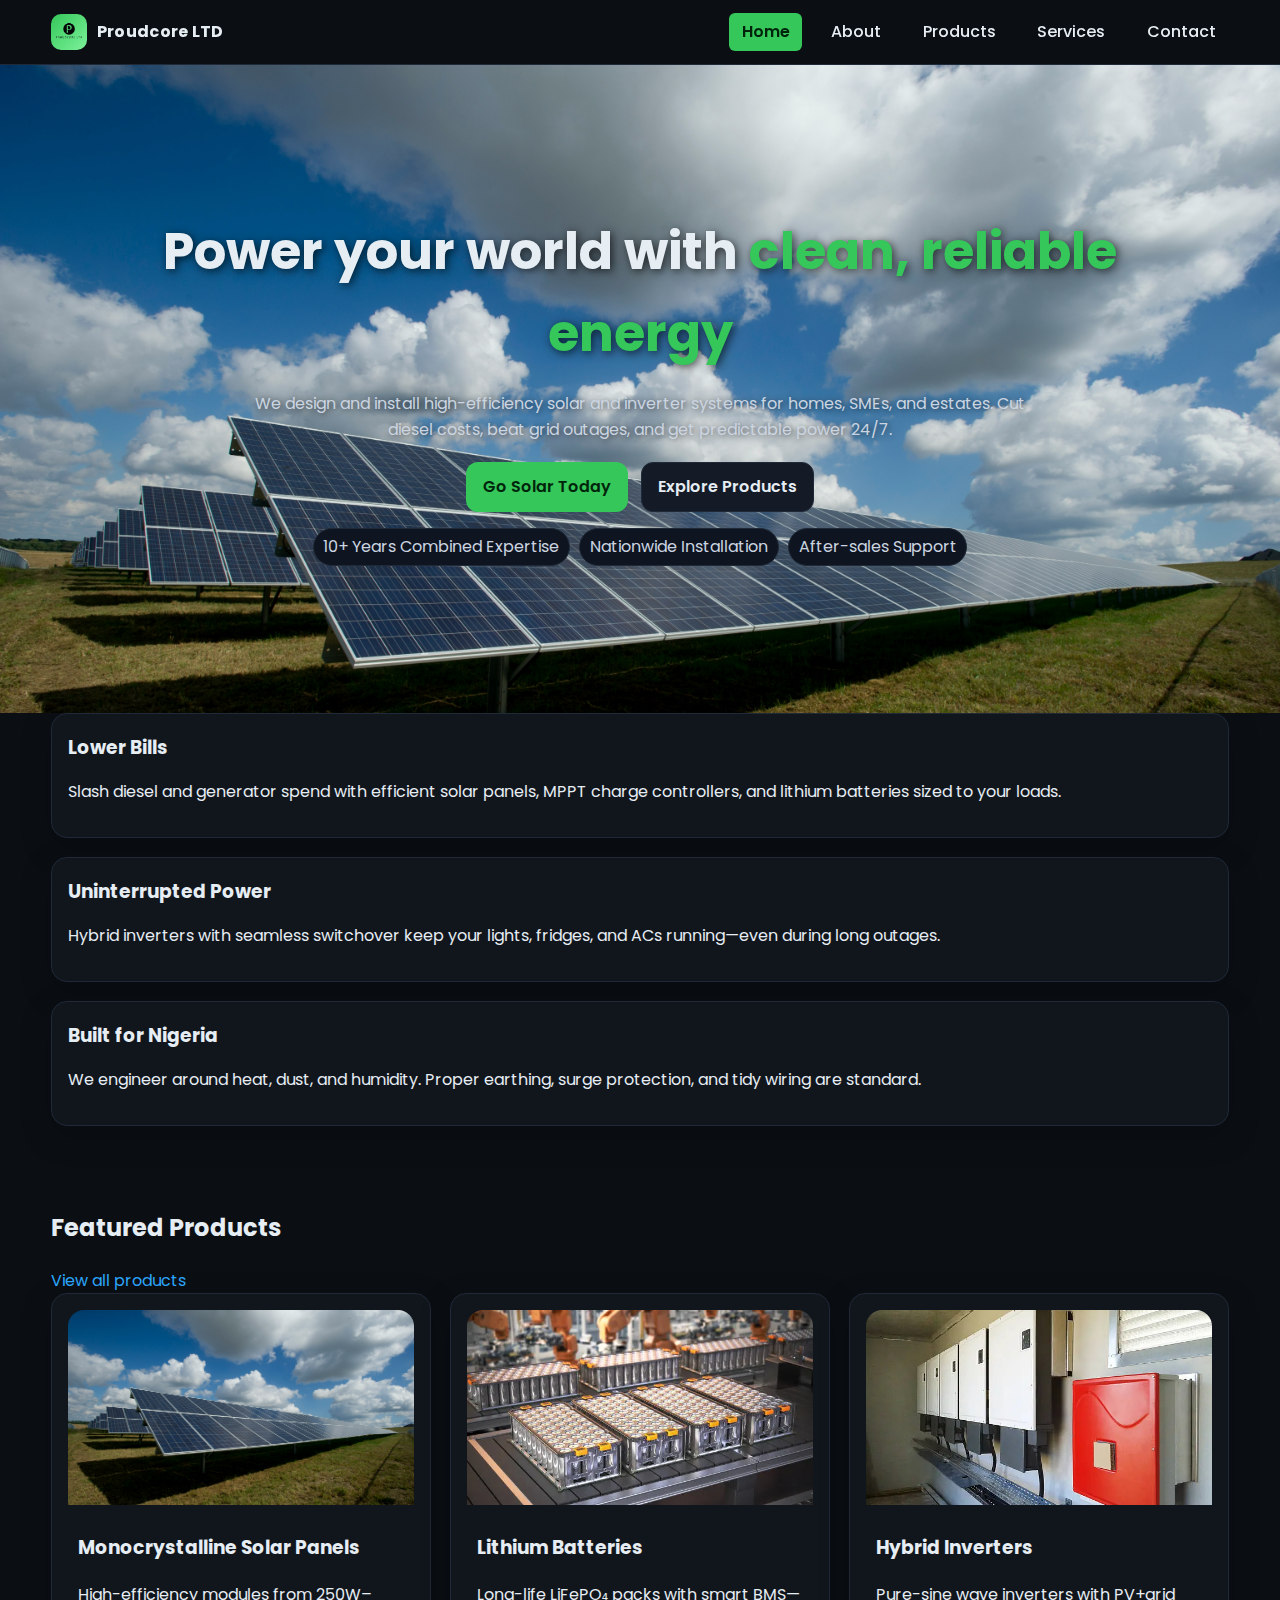
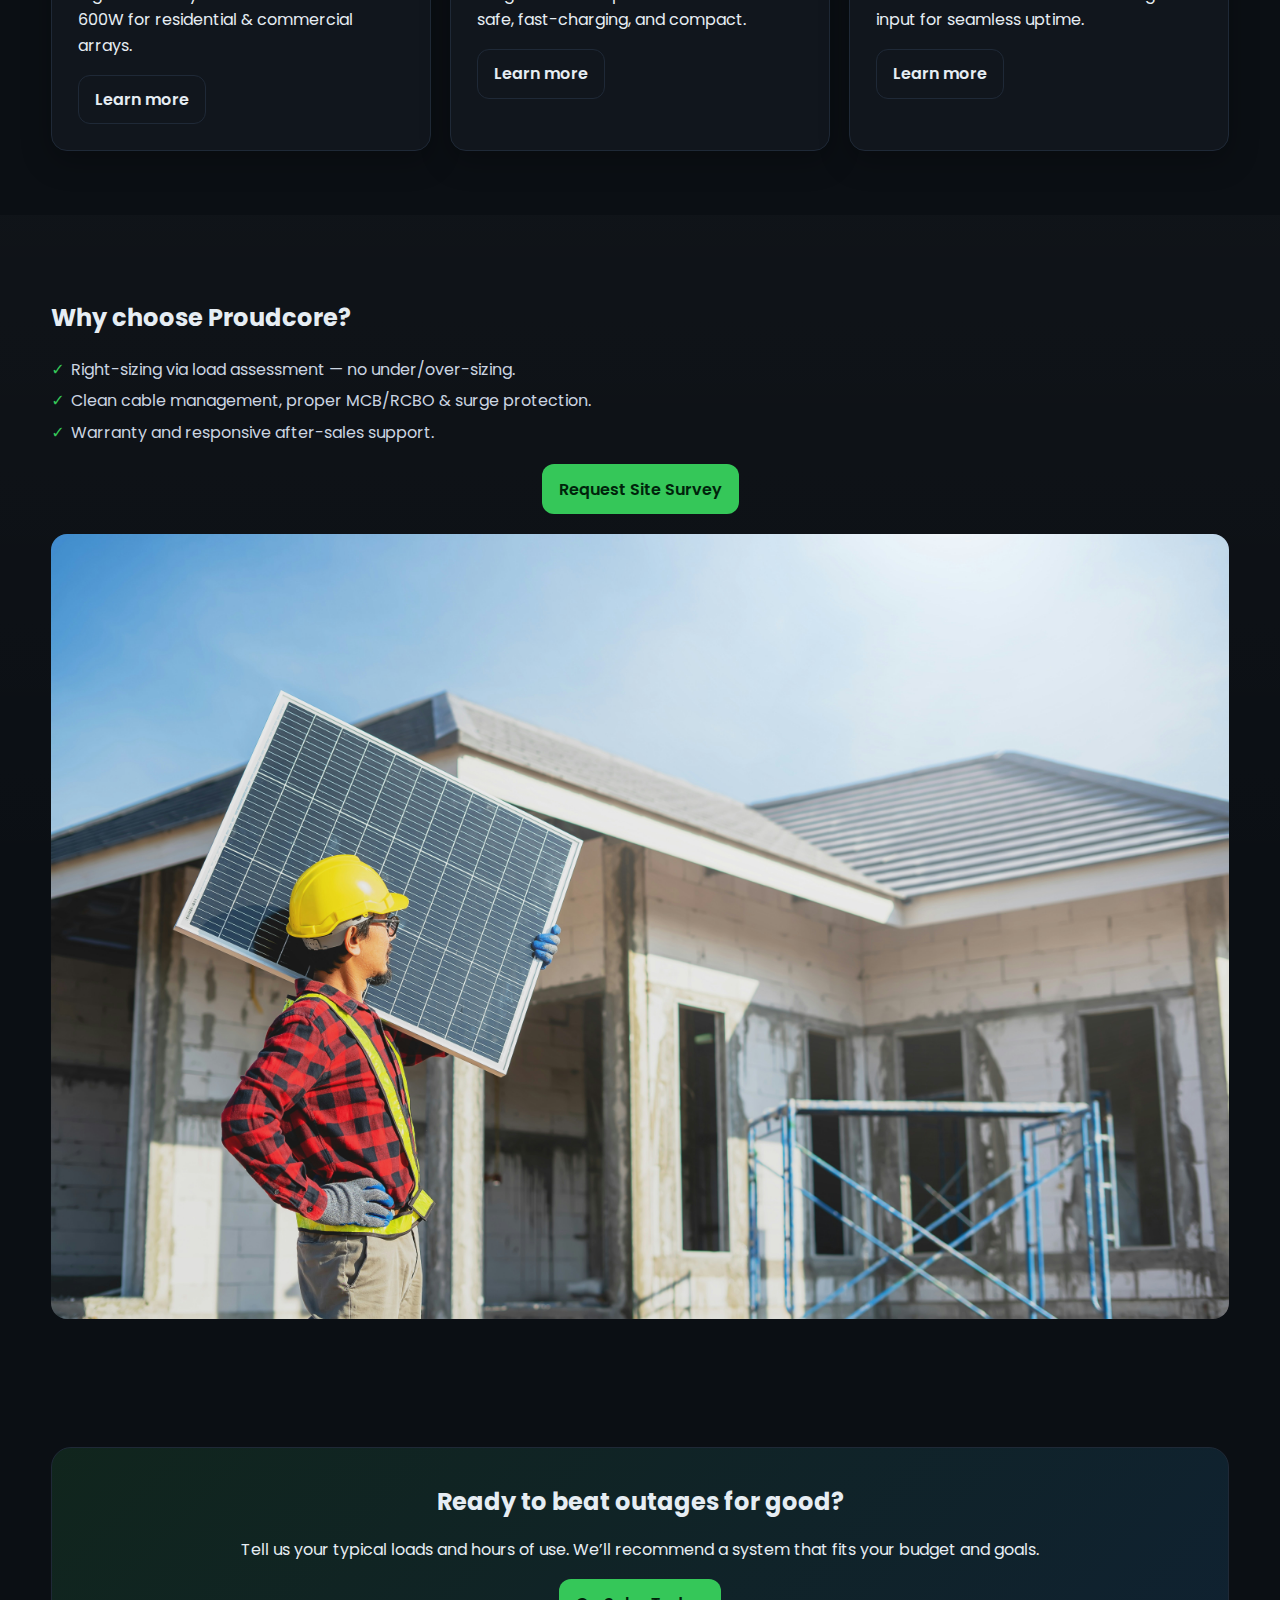
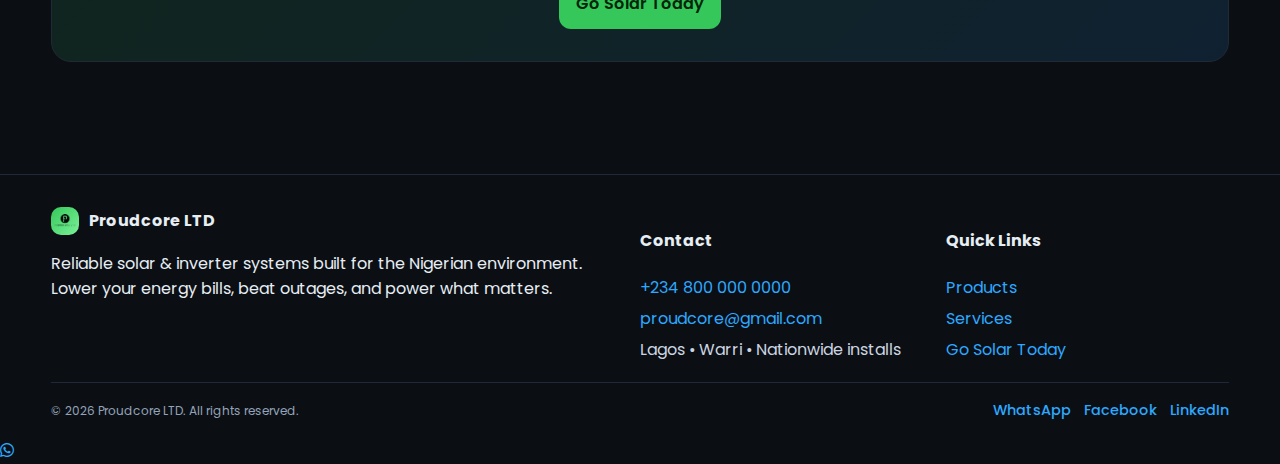
<file: index.html>
<!DOCTYPE html>
<html lang="en">
<head>
  <meta charset="utf-8" />
  <meta name="viewport" content="width=device-width, initial-scale=1" />
  
<link href="https://fonts.googleapis.com/css2?family=Poppins:wght@400;500;600;700&display=swap" rel="stylesheet">
<link rel="stylesheet" href="https://cdnjs.cloudflare.com/ajax/libs/font-awesome/6.5.0/css/all.min.css">

  <title>Home | Proudcore LTD</title>
  <meta name="description" content="Proudcore LTD — Solar & inverter solutions: design, installation, maintenance, and energy audits for homes and businesses." />
  <link rel="preconnect" href="https://images.unsplash.com" />
  <link rel="stylesheet" href="assets/css/style.css" />
</head>
<body>
  <header class="pc-header">
    <div class="pc-container pc-nav">
      <a class="pc-logo" href="index.html">
        <span class="pc-logo-mark"><img src="assets/imgs/logo/proudcoreLogo2.png" alt="logo"></span>
        <span class="pc-logo-text">Proudcore LTD</span>
      </a>
      <button class="pc-nav-toggle" aria-expanded="false" aria-controls="pc-menu" aria-label="Toggle navigation">
  ☰
</button>

      <nav id="pc-menu" class="pc-menu" aria-label="Primary">
        <a href="index.html">Home</a>
        <a href="about.html">About</a>
        <a href="products.html">Products</a>
        <a href="services.html">Services</a>
        <a class="pc-cta" href="contact.html">Contact</a>
      </nav>
    </div>
  </header>

  <main>
    <section class="pc-hero"  >
      <div class="pc-container pc-hero-inner">
        <h1>Power your world with <span class="pc-accent">clean, reliable energy</span></h1>
        <p>We design and install high-efficiency solar and inverter systems for homes, SMEs, and estates. Cut diesel costs, beat grid outages, and get predictable power 24/7.</p>
        <div class="pc-actions">
          <a class="pc-btn pc-btn--primary" href="contact.html">Go Solar Today</a>
          <a class="pc-btn" href="products.html">Explore Products</a>
        </div>
        <div class="pc-badges">
          <span>10+ Years Combined Expertise</span>
          <span>Nationwide Installation</span>
          <span>After-sales Support</span>
        </div>
      </div>
    </section>

    <section class="pc-container pc-grid pc-features">
      <div class="pc-card">
        <h3>Lower Bills</h3>
        <p>Slash diesel and generator spend with efficient solar panels, MPPT charge controllers, and lithium batteries sized to your loads.</p>
      </div>
      <div class="pc-card">
        <h3>Uninterrupted Power</h3>
        <p>Hybrid inverters with seamless switchover keep your lights, fridges, and ACs running—even during long outages.</p>
      </div>
      <div class="pc-card">
        <h3>Built for Nigeria</h3>
        <p>We engineer around heat, dust, and humidity. Proper earthing, surge protection, and tidy wiring are standard.</p>
      </div>
    </section>

    <section class="pc-section">
      <div class="pc-container">
        <header class="pc-section-head">
          <h2>Featured Products</h2>
          <a class="pc-link" href="products.html">View all products</a>
        </header>
        <div class="pc-grid pc-cards-3">
          <article class="pc-card pc-card--product">
            <img src="assets/imgs/solar1.jpg" alt="Monocrystalline solar panels on roof">
            <div class="pc-card-body">
              <h3>Monocrystalline Solar Panels</h3>
              <p>High-efficiency modules from 250W–600W for residential & commercial arrays.</p>
              <a class="pc-btn pc-btn--ghost" href="products.html">Learn more</a>
            </div>
          </article>
          <article class="pc-card pc-card--product">
            <img src="assets/imgs/lithium-battery.webp" alt="Rack of lithium batteries">
            <div class="pc-card-body">
              <h3>Lithium Batteries</h3>
              <p>Long-life LiFePO₄ packs with smart BMS—safe, fast-charging, and compact.</p>
              <a class="pc-btn pc-btn--ghost" href="products.html">Learn more</a>
            </div>
          </article>
          <article class="pc-card pc-card--product">
            <img src="assets/imgs/inverter1.webp" alt="Hybrid inverter mounted on wall">
            <div class="pc-card-body">
              <h3>Hybrid Inverters</h3>
              <p>Pure-sine wave inverters with PV+grid input for seamless uptime.</p>
              <a class="pc-btn pc-btn--ghost" href="products.html">Learn more</a>
            </div>
          </article>
        </div>
      </div>
    </section>

    <section class="pc-section pc-section--alt">
      <div class="pc-container pc-grid pc-why">
        <div>
          <h2>Why choose Proudcore?</h2>
          <ul class="pc-list pc-list--check">
            <li>Right-sizing via load assessment — no under/over-sizing.</li>
            <li>Clean cable management, proper MCB/RCBO & surge protection.</li>
            <li>Warranty and responsive after-sales support.</li>
          </ul>
          <div class="pc-actions pc-mt-2">
            <a class="pc-btn pc-btn--primary" href="contact.html">Request Site Survey</a>
          </div>
        </div>
        <img class="pc-img-cover" src="assets/imgs/solar4.jpg" alt="Technician working on electrical panel">
      </div>
    </section>

    <section class="pc-section">
      <div class="pc-container pc-cta-wide">
        <h2>Ready to beat outages for good?</h2>
        <p>Tell us your typical loads and hours of use. We’ll recommend a system that fits your budget and goals.</p>
        <a class="pc-btn pc-btn--primary" href="contact.html">Go Solar Today</a>
      </div>
    </section>
  </main>

  <footer class="pc-footer">
    <div class="pc-container pc-footer-grid">
      <div>
        <div class="pc-logo pc-logo--footer"><span class="pc-logo-mark"><img src="assets/imgs/logo/proudcoreLogo2.png" alt="logo"></span><span class="pc-logo-text">Proudcore LTD</span></div>
        <p class="pc-mt-2">Reliable solar & inverter systems built for the Nigerian environment. Lower your energy bills, beat outages, and power what matters.</p>
      </div>
      <div>
        <h4>Contact</h4>
        <ul class="pc-list">
          <li><a href="tel:+2348000000000">+234 800 000 0000</a></li>
          <li><a href="mailto:hello@proudcore.com">proudcore@gmail.com</a></li>
          <li>Lagos • Warri • Nationwide installs</li>
        </ul>
      </div>
      <div>
        <h4>Quick Links</h4>
        <ul class="pc-list">
          <li><a href="products.html">Products</a></li>
          <li><a href="services.html">Services</a></li>
          <li><a href="contact.html">Go Solar Today</a></li>
        </ul>
      </div>
    </div>
    <div class="pc-container pc-footer-bottom">
      <small>&copy; <span id="year"></span> Proudcore LTD. All rights reserved.</small>
      <div class="pc-socials">
        <a href="https://wa.me/2348000000000" target="_blank" rel="noopener">WhatsApp</a>
        <a href="#" target="_blank" rel="noopener">Facebook</a>
        <a href="#" target="_blank" rel="noopener">LinkedIn</a>
      </div>
    </div>




    <!-- WhatsApp Floating Widget -->
<a href="https://wa.me/2348103061832" 
   class="whatsapp-float" 
   target="_blank" 
   aria-label="Chat on WhatsApp">
  <i class="fab fa-whatsapp"></i>
</a>

  </footer>

  <script src="assets/js/main.js"></script>
</body>
</html>
</file>
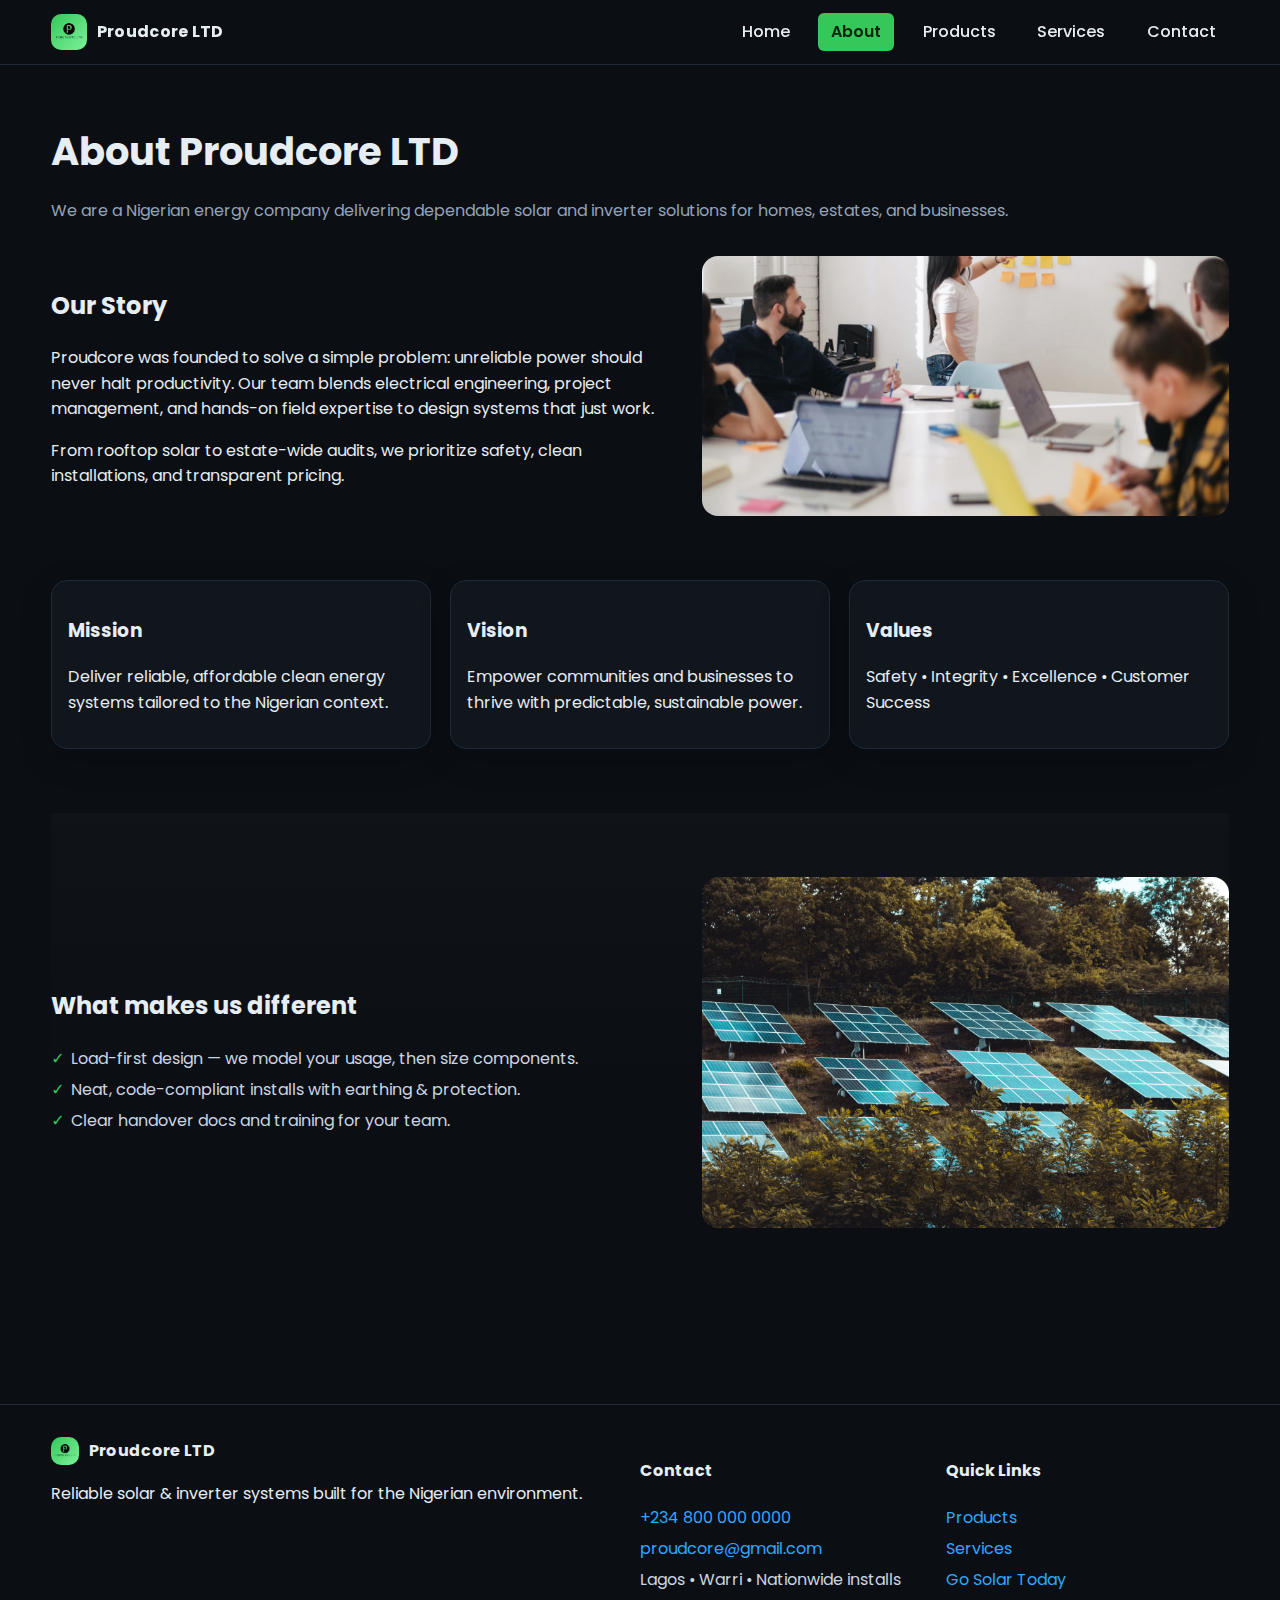
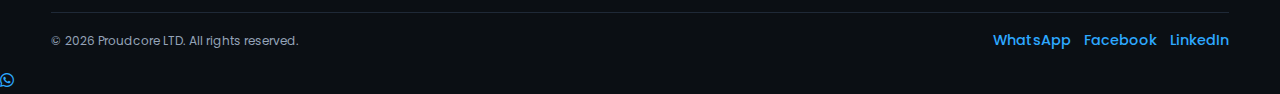
<file: about.html>
<!DOCTYPE html>
<html lang="en">
<head>
  <meta charset="utf-8" />
  <meta name="viewport" content="width=device-width, initial-scale=1" />
  
<link href="https://fonts.googleapis.com/css2?family=Poppins:wght@400;500;600;700&display=swap" rel="stylesheet">
<link rel="stylesheet" href="https://cdnjs.cloudflare.com/ajax/libs/font-awesome/6.5.0/css/all.min.css">

  <title>About | Proudcore LTD</title>
  <meta name="description" content="About Proudcore LTD — dependable solar and inverter solutions for homes, estates, and businesses." />
  <link rel="preconnect" href="https://images.unsplash.com" />
  <link rel="stylesheet" href="assets/css/style.css" />
</head>
<body>
  <header class="pc-header">
    <div class="pc-container pc-nav">
      <a class="pc-logo" href="index.html"> <span class="pc-logo-mark"><img src="assets/imgs/logo/proudcoreLogo2.png" alt="logo"></span><span class="pc-logo-text">Proudcore LTD</span></a>
     <button class="pc-nav-toggle" aria-expanded="false" aria-controls="pc-menu" aria-label="Toggle navigation">
  ☰
</button>
      <nav id="pc-menu" class="pc-menu" aria-label="Primary">
        <a href="index.html">Home</a>
        <a href="about.html">About</a>
        <a href="products.html">Products</a>
        <a href="services.html">Services</a>
        <a class="pc-cta" href="contact.html">Contact</a>
      </nav>
    </div>
  </header>

  <main class="pc-container pc-page">
    <header class="pc-page-head">
      <h1>About Proudcore LTD</h1>
      <p>We are a Nigerian energy company delivering dependable solar and inverter solutions for homes, estates, and businesses.</p>
    </header>

    <section class="pc-grid pc-2col">
      <div>
        <h2>Our Story</h2>
        <p>Proudcore was founded to solve a simple problem: unreliable power should never halt productivity. Our team blends electrical engineering, project management, and hands-on field expertise to design systems that just work.</p>
        <p>From rooftop solar to estate-wide audits, we prioritize safety, clean installations, and transparent pricing.</p>
      </div>
      <img class="pc-img-cover" src="assets/imgs/banner2.jpg" alt="Team reviewing solar project plans">
    </section>

    <section class="pc-section">
      <div class="pc-grid pc-cards-3">
        <div class="pc-card">
          <h3>Mission</h3>
          <p>Deliver reliable, affordable clean energy systems tailored to the Nigerian context.</p>
        </div>
        <div class="pc-card">
          <h3>Vision</h3>
          <p>Empower communities and businesses to thrive with predictable, sustainable power.</p>
        </div>
        <div class="pc-card">
          <h3>Values</h3>
          <p>Safety • Integrity • Excellence • Customer Success</p>
        </div>
      </div>
    </section>

    <section class="pc-section pc-section--alt">
      <div class="pc-grid pc-2col">
        <div>
          <h2>What makes us different</h2>
          <ul class="pc-list pc-list--check">
            <li>Load-first design — we model your usage, then size components.</li>
            <li>Neat, code-compliant installs with earthing & protection.</li>
            <li>Clear handover docs and training for your team.</li>
          </ul>
        </div>
        <img class="pc-img-cover" src="assets/imgs/solar5.jpg" alt="Solar panels at sunset">
      </div>
    </section>
  </main>

  <footer class="pc-footer">
    <div class="pc-container pc-footer-grid">
      <div>
        <div class="pc-logo pc-logo--footer"> <span class="pc-logo-mark"><img src="assets/imgs/logo/proudcoreLogo2.png" alt="logo"></span><span class="pc-logo-text">Proudcore LTD</span></div>
        <p class="pc-mt-2">Reliable solar & inverter systems built for the Nigerian environment.</p>
      </div>
      <div>
        <h4>Contact</h4>
        <ul class="pc-list">
          <li><a href="tel:+2348000000000">+234 800 000 0000</a></li>
          <li><a href="mailto:hello@proudcore.com">proudcore@gmail.com</a></li>
          <li>Lagos • Warri • Nationwide installs</li>
        </ul>
      </div>
      <div>
        <h4>Quick Links</h4>
        <ul class="pc-list">
          <li><a href="products.html">Products</a></li>
          <li><a href="services.html">Services</a></li>
          <li><a href="contact.html">Go Solar Today</a></li>
        </ul>
      </div>
    </div>
    <div class="pc-container pc-footer-bottom">
      <small>&copy; <span id="year"></span> Proudcore LTD. All rights reserved.</small>
      <div class="pc-socials">
        <a href="https://wa.me/2348000000000" target="_blank" rel="noopener">WhatsApp</a>
        <a href="#" target="_blank" rel="noopener">Facebook</a>
        <a href="#" target="_blank" rel="noopener">LinkedIn</a>
      </div>
    </div>


        <!-- WhatsApp Floating Widget -->
<a href="https://wa.me/2348103061832" 
   class="whatsapp-float" 
   target="_blank" 
   aria-label="Chat on WhatsApp">
  <i class="fab fa-whatsapp"></i>
</a>

  </footer>

  <script src="assets/js/main.js"></script>
</body>
</html>
</file>
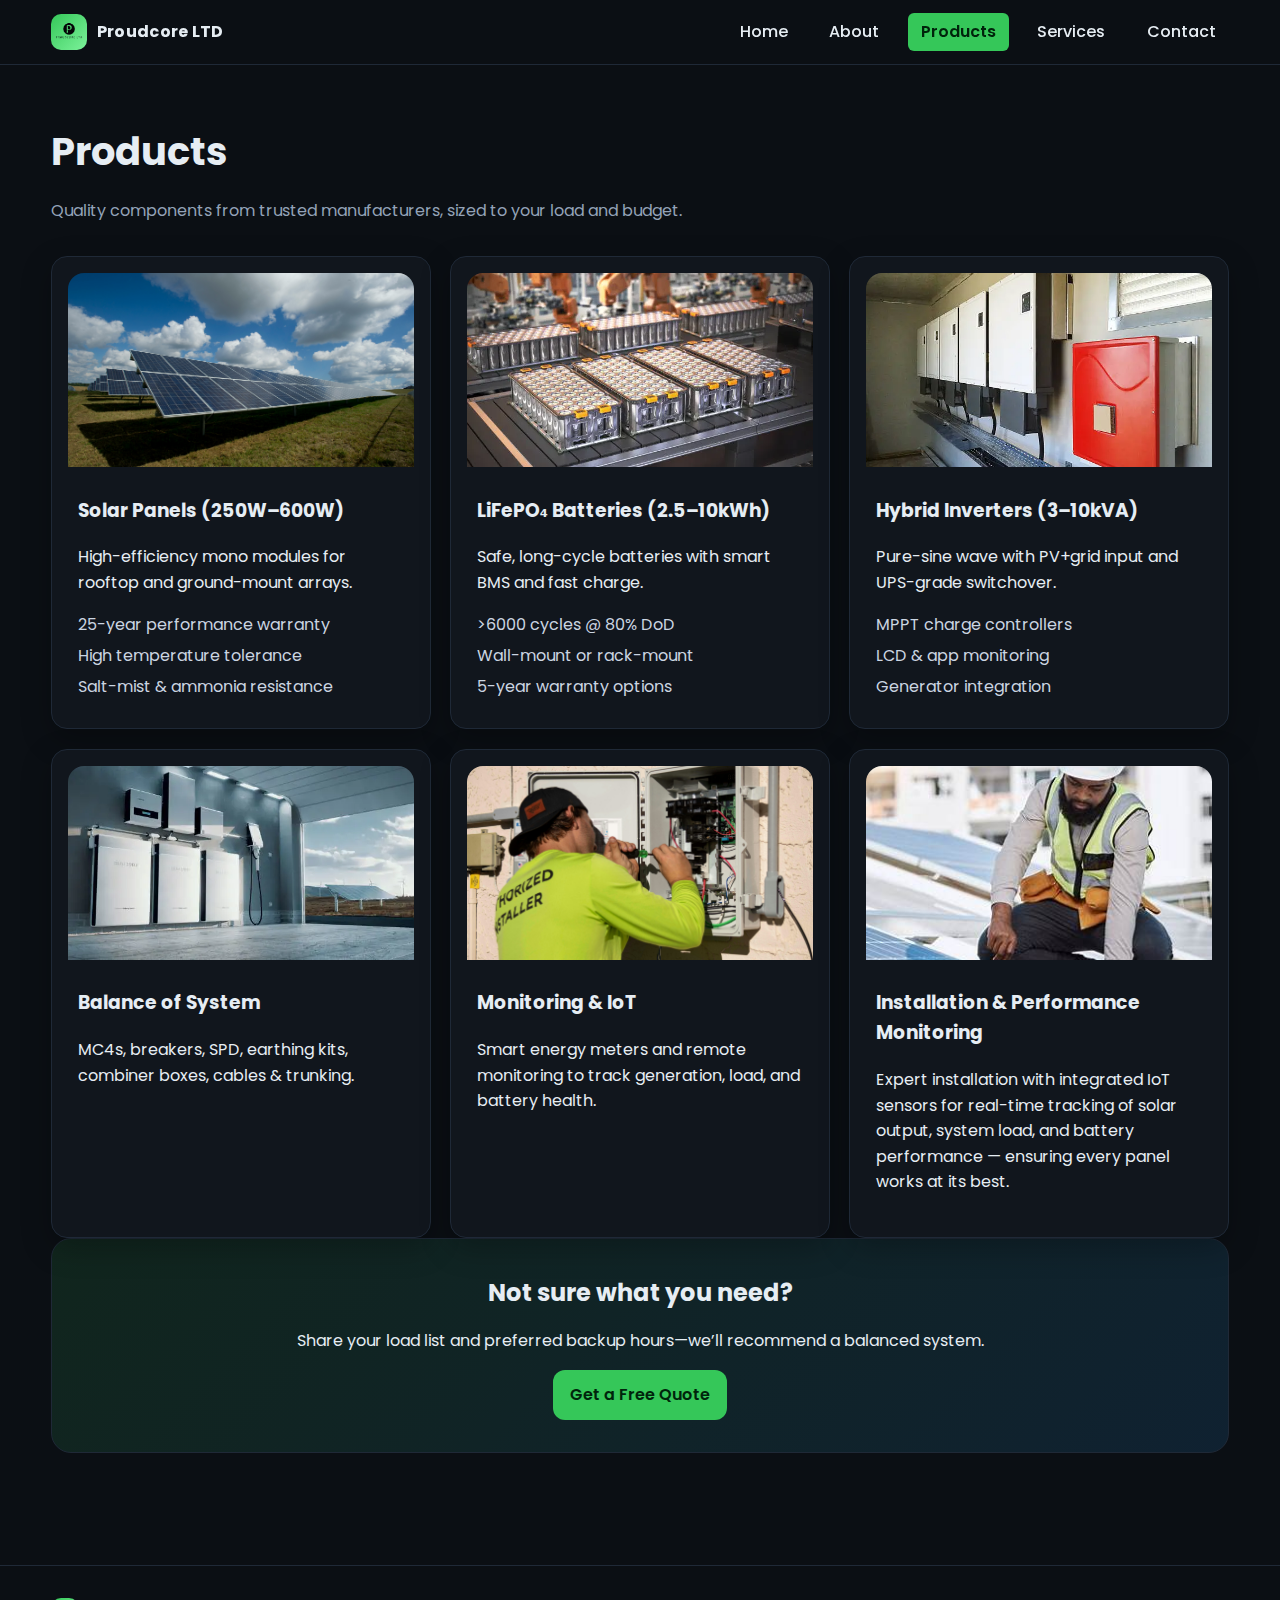
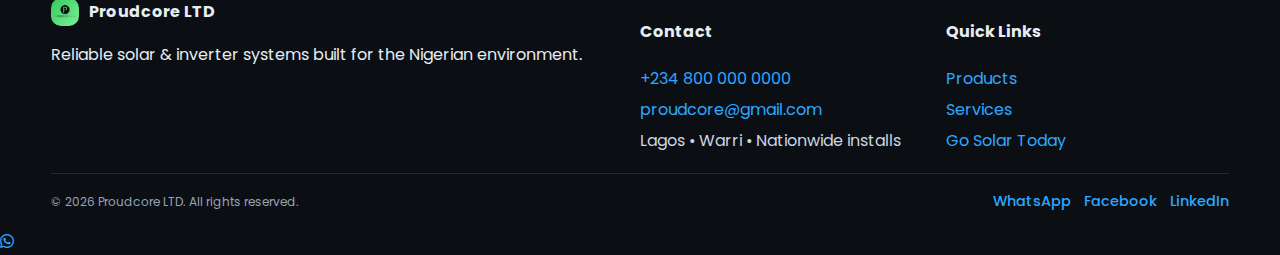
<file: products.html>
<!DOCTYPE html>
<html lang="en">
<head>
  <meta charset="utf-8" />
  <meta name="viewport" content="width=device-width, initial-scale=1" />
  
<link href="https://fonts.googleapis.com/css2?family=Poppins:wght@400;500;600;700&display=swap" rel="stylesheet">
<link rel="stylesheet" href="https://cdnjs.cloudflare.com/ajax/libs/font-awesome/6.5.0/css/all.min.css">

  <title>Products | Proudcore LTD</title>
  <meta name="description" content="Proudcore solar products: panels, LiFePO4 batteries, hybrid inverters, BOS, and monitoring." />
  <link rel="preconnect" href="https://images.unsplash.com" />
  <link rel="stylesheet" href="assets/css/style.css" />
</head>
<body>
  <header class="pc-header">
    <div class="pc-container pc-nav">
      <a class="pc-logo" href="index.html"> <span class="pc-logo-mark"><img src="assets/imgs/logo/proudcoreLogo2.png" alt="logo"></span><span class="pc-logo-text">Proudcore LTD</span></a>
     <button class="pc-nav-toggle" aria-expanded="false" aria-controls="pc-menu" aria-label="Toggle navigation">
  ☰
</button>
      <nav id="pc-menu" class="pc-menu" aria-label="Primary">
        <a href="index.html">Home</a>
        <a href="about.html">About</a>
        <a href="products.html">Products</a>
        <a href="services.html">Services</a>
        <a class="pc-cta" href="contact.html">Contact</a>
      </nav>
    </div>
  </header>

  <main class="pc-container pc-page">
    <header class="pc-page-head">
      <h1>Products</h1>
      <p>Quality components from trusted manufacturers, sized to your load and budget.</p>
    </header>

    <section class="pc-grid pc-cards-3">
      <article class="pc-card pc-card--product">
        <img src="assets/imgs/solar1.jpg" alt="Solar panels">
        <div class="pc-card-body">
          <h3>Solar Panels (250W–600W)</h3>
          <p>High-efficiency mono modules for rooftop and ground-mount arrays.</p>
          <ul class="pc-list">
            <li>25-year performance warranty</li>
            <li>High temperature tolerance</li>
            <li>Salt-mist & ammonia resistance</li>
          </ul>
        </div>
      </article>

      <article class="pc-card pc-card--product">
        <img src="assets/imgs/lithium-battery.webp" alt="Lithium batteries rack">
        <div class="pc-card-body">
          <h3>LiFePO₄ Batteries (2.5–10kWh)</h3>
          <p>Safe, long-cycle batteries with smart BMS and fast charge.</p>
          <ul class="pc-list">
            <li>&gt;6000 cycles @ 80% DoD</li>
            <li>Wall-mount or rack-mount</li>
            <li>5-year warranty options</li>
          </ul>
        </div>
      </article>

      <article class="pc-card pc-card--product">
        <img src="assets/imgs/inverter1.webp" alt="Hybrid inverter on wall">
        <div class="pc-card-body">
          <h3>Hybrid Inverters (3–10kVA)</h3>
          <p>Pure-sine wave with PV+grid input and UPS-grade switchover.</p>
          <ul class="pc-list">
            <li>MPPT charge controllers</li>
            <li>LCD & app monitoring</li>
            <li>Generator integration</li>
          </ul>
        </div>
      </article>

      <article class="pc-card pc-card--product">
        <img src="assets/imgs/inverter2.webp" alt="Electrician tools and components">
        <div class="pc-card-body">
          <h3>Balance of System</h3>
          <p>MC4s, breakers, SPD, earthing kits, combiner boxes, cables & trunking.</p>
        </div>
      </article>

      <article class="pc-card pc-card--product">
        <img src="assets/imgs/solar8.jpg" alt="Monitoring dashboard on laptop">
        <div class="pc-card-body">
          <h3>Monitoring & IoT</h3>
          <p>Smart energy meters and remote monitoring to track generation, load, and battery health.</p>
        </div>
      </article>

      <article class="pc-card pc-card--product">
        <img src="assets/imgs/solar9.jpg" alt="Monitoring dashboard on laptop">
        <div class="pc-card-body">
          <h3>Installation & Performance Monitoring</h3>
          <p>Expert installation with integrated IoT sensors for real-time tracking of solar output, system load, and battery performance — ensuring every panel works at its best.</p>

        </div>
      </article>
    </section>

    <section class="pc-section pc-cta-wide">
      <h2>Not sure what you need?</h2>
      <p>Share your load list and preferred backup hours—we’ll recommend a balanced system.</p>
      <a class="pc-btn pc-btn--primary" href="contact.html">Get a Free Quote</a>
    </section>
  </main>

  <footer class="pc-footer">
    <div class="pc-container pc-footer-grid">
      <div>
        <div class="pc-logo pc-logo--footer"> <span class="pc-logo-mark"><img src="assets/imgs/logo/proudcoreLogo2.png" alt="logo"></span><span class="pc-logo-text">Proudcore LTD</span></div>
        <p class="pc-mt-2">Reliable solar & inverter systems built for the Nigerian environment.</p>
      </div>
      <div>
        <h4>Contact</h4>
        <ul class="pc-list">
          <li><a href="tel:+2348000000000">+234 800 000 0000</a></li>
          <li><a href="mailto:hello@proudcore.com">proudcore@gmail.com</a></li>
          <li>Lagos • Warri • Nationwide installs</li>
        </ul>
      </div>
      <div>
        <h4>Quick Links</h4>
        <ul class="pc-list">
          <li><a href="products.html">Products</a></li>
          <li><a href="services.html">Services</a></li>
          <li><a href="contact.html">Go Solar Today</a></li>
        </ul>
      </div>
    </div>
    <div class="pc-container pc-footer-bottom">
      <small>&copy; <span id="year"></span> Proudcore LTD. All rights reserved.</small>
      <div class="pc-socials">
        <a href="https://wa.me/2348000000000" target="_blank" rel="noopener">WhatsApp</a>
        <a href="#" target="_blank" rel="noopener">Facebook</a>
        <a href="#" target="_blank" rel="noopener">LinkedIn</a>
      </div>
    </div>



        <!-- WhatsApp Floating Widget -->
<a href="https://wa.me/2348103061832" 
   class="whatsapp-float" 
   target="_blank" 
   aria-label="Chat on WhatsApp">
  <i class="fab fa-whatsapp"></i>
</a>

  </footer>

  <script src="assets/js/main.js"></script>
</body>
</html>
</file>
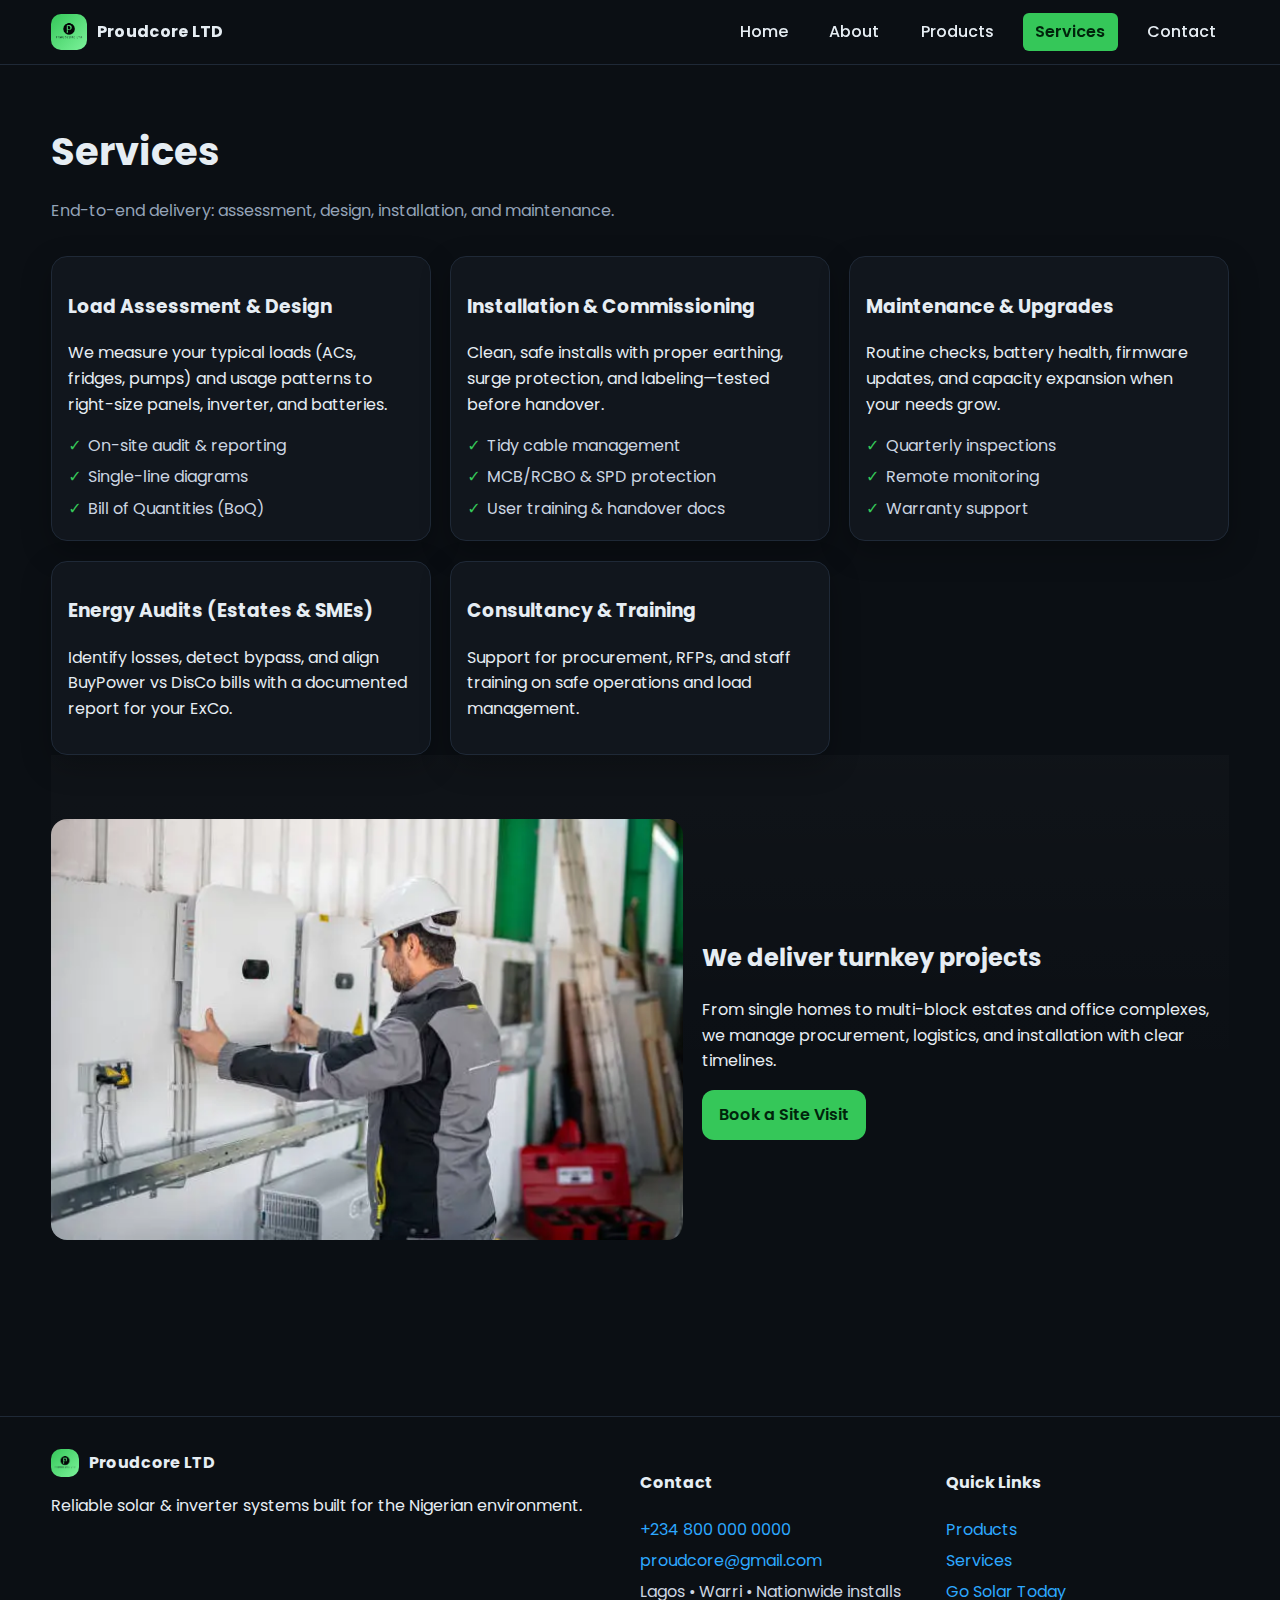
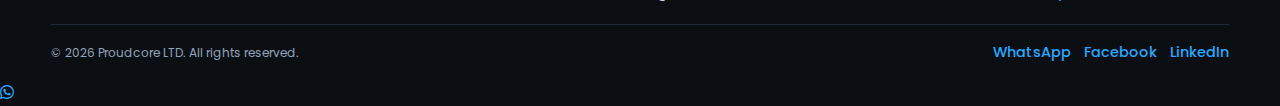
<file: services.html>
<!DOCTYPE html>
<html lang="en">
<head>
  <meta charset="utf-8" />
  <meta name="viewport" content="width=device-width, initial-scale=1" />
  
<link href="https://fonts.googleapis.com/css2?family=Poppins:wght@400;500;600;700&display=swap" rel="stylesheet">
<link rel="stylesheet" href="https://cdnjs.cloudflare.com/ajax/libs/font-awesome/6.5.0/css/all.min.css">

  <title>Services | Proudcore LTD</title>
  <meta name="description" content="End-to-end services: assessment, design, installation, maintenance, and audits." />
  <link rel="preconnect" href="https://images.unsplash.com" />
  <link rel="stylesheet" href="assets/css/style.css" />
</head>
<body>
  <header class="pc-header">
    <div class="pc-container pc-nav">
      <a class="pc-logo" href="index.html"> <span class="pc-logo-mark"><img src="assets/imgs/logo/proudcoreLogo2.png" alt="logo"></span><span class="pc-logo-text">Proudcore LTD</span></a>
     <button class="pc-nav-toggle" aria-expanded="false" aria-controls="pc-menu" aria-label="Toggle navigation">
  ☰
</button>
      <nav id="pc-menu" class="pc-menu" aria-label="Primary">
        <a href="index.html">Home</a>
        <a href="about.html">About</a>
        <a href="products.html">Products</a>
        <a href="services.html">Services</a>
        <a class="pc-cta" href="contact.html">Contact</a>
      </nav>
    </div>
  </header>

  <main class="pc-container pc-page">
    <header class="pc-page-head">
      <h1>Services</h1>
      <p>End-to-end delivery: assessment, design, installation, and maintenance.</p>
    </header>

    <section class="pc-grid pc-cards-3">
      <article class="pc-card">
        <h3>Load Assessment & Design</h3>
        <p>We measure your typical loads (ACs, fridges, pumps) and usage patterns to right-size panels, inverter, and batteries.</p>
        <ul class="pc-list pc-list--check">
          <li>On-site audit & reporting</li>
          <li>Single-line diagrams</li>
          <li>Bill of Quantities (BoQ)</li>
        </ul>
      </article>

      <article class="pc-card">
        <h3>Installation & Commissioning</h3>
        <p>Clean, safe installs with proper earthing, surge protection, and labeling—tested before handover.</p>
        <ul class="pc-list pc-list--check">
          <li>Tidy cable management</li>
          <li>MCB/RCBO & SPD protection</li>
          <li>User training & handover docs</li>
        </ul>
      </article>

      <article class="pc-card">
        <h3>Maintenance & Upgrades</h3>
        <p>Routine checks, battery health, firmware updates, and capacity expansion when your needs grow.</p>
        <ul class="pc-list pc-list--check">
          <li>Quarterly inspections</li>
          <li>Remote monitoring</li>
          <li>Warranty support</li>
        </ul>
      </article>

      <article class="pc-card">
        <h3>Energy Audits (Estates & SMEs)</h3>
        <p>Identify losses, detect bypass, and align BuyPower vs DisCo bills with a documented report for your ExCo.</p>
      </article>

      <article class="pc-card">
        <h3>Consultancy & Training</h3>
        <p>Support for procurement, RFPs, and staff training on safe operations and load management.</p>
      </article>
    </section>

    <section class="pc-section pc-section--alt">
      <div class="pc-grid pc-2col">
        <img class="pc-img-cover" src="assets/imgs/inverter3.webp" alt="Technician inspecting solar array">
        <div>
          <h2>We deliver turnkey projects</h2>
          <p>From single homes to multi-block estates and office complexes, we manage procurement, logistics, and installation with clear timelines.</p>
          <a class="pc-btn pc-btn--primary" href="contact.html">Book a Site Visit</a>
        </div>
      </div>
    </section>
  </main>

  <footer class="pc-footer">
    <div class="pc-container pc-footer-grid">
      <div>
        <div class="pc-logo pc-logo--footer"> <span class="pc-logo-mark"><img src="assets/imgs/logo/proudcoreLogo2.png" alt="logo"></span><span class="pc-logo-text">Proudcore LTD</span></div>
        <p class="pc-mt-2">Reliable solar & inverter systems built for the Nigerian environment.</p>
      </div>
      <div>
        <h4>Contact</h4>
        <ul class="pc-list">
          <li><a href="tel:+2348000000000">+234 800 000 0000</a></li>
          <li><a href="mailto:hello@proudcore.com">proudcore@gmail.com</a></li>
          <li>Lagos • Warri • Nationwide installs</li>
        </ul>
      </div>
      <div>
        <h4>Quick Links</h4>
        <ul class="pc-list">
          <li><a href="products.html">Products</a></li>
          <li><a href="services.html">Services</a></li>
          <li><a href="contact.html">Go Solar Today</a></li>
        </ul>
      </div>
    </div>
    <div class="pc-container pc-footer-bottom">
      <small>&copy; <span id="year"></span> Proudcore LTD. All rights reserved.</small>
      <div class="pc-socials">
        <a href="https://wa.me/2348000000000" target="_blank" rel="noopener">WhatsApp</a>
        <a href="#" target="_blank" rel="noopener">Facebook</a>
        <a href="#" target="_blank" rel="noopener">LinkedIn</a>
      </div>
    </div>



        <!-- WhatsApp Floating Widget -->
<a href="https://wa.me/2348103061832" 
   class="whatsapp-float" 
   target="_blank" 
   aria-label="Chat on WhatsApp">
  <i class="fab fa-whatsapp"></i>
</a>

  </footer>

  <script src="assets/js/main.js"></script>
</body>
</html>
</file>
<file: assets/css/style.css>
:root {
  --bg:#0b0f14;
  --card:#11161d;
  --muted:#94a3b8;
  --text:#e6edf3;
  --accent:#35c759;
  --accent-2:#2da8ff;
  --border:#1f2937;
  --shadow:0 10px 30px rgba(0,0,0,.25);
}

* { box-sizing: border-box; }

html, body {
  margin: 0;
  padding: 0;
  background: var(--bg);
  color: var(--text);
  font-family: 'Poppins', system-ui, -apple-system, Segoe UI, Roboto, Ubuntu, Cantarell, Noto Sans, sans-serif;
  line-height: 1.6;
  overflow-x: hidden; /* prevents horizontal scroll / right gap */
  -webkit-font-smoothing: antialiased;
  -moz-osx-font-smoothing: grayscale;
  text-rendering: optimizeLegibility;
}

img { max-width: 100%; display: block; }
a { color: var(--accent-2); text-decoration: none; }
a:hover { text-decoration: underline; }

.pc-container { width: min(1200px, 92%); margin-inline: auto; }
.pc-mt-2 { margin-top: 1rem; }
.pc-section { padding: 4rem 0; }
.pc-section--alt { background: linear-gradient(180deg, rgba(255,255,255,.02), rgba(255,255,255,0) 60%); }
.pc-page { padding: 2.5rem 0 4rem; }
.pc-page-head { margin: 1rem 0 2rem; }
.pc-page-head h1 { font-size: clamp(1.8rem,3vw,2.4rem); margin: 0 0 .4rem; }
.pc-page-head p { color: var(--muted); }

/* ---------------- Header ---------------- */
.pc-header {
  position: sticky;
  top: 0;
  z-index: 1000;
  background: rgba(11,15,20,.8);
  backdrop-filter: blur(8px);
  border-bottom: 1px solid var(--border);
}
.pc-nav {
  display: flex;
  align-items: center;
  justify-content: space-between;
  padding: .8rem 0;
}
.pc-logo {
  display: flex;
  align-items: center;
  gap: .6rem;
  font-weight: 700;
  color: var(--text);
}
.pc-logo-mark {
  display: inline-grid;
  place-items: center;
  width: 36px; height: 36px;
  border-radius: 10px;
  background: linear-gradient(135deg,var(--accent),#7cf29a);
  color: #001b07;
  font-weight: 900;
}
.pc-logo--footer .pc-logo-mark { width: 28px; height: 28px; }
.pc-logo-text { letter-spacing: .3px; }

/* Hamburger (☰ / ✕) */
.pc-nav-toggle {
  display: none;
  font-size: 1.8rem;
  background: transparent;
  border: none;
  color: var(--text);
  cursor: pointer;
  line-height: 1;
  transition: transform 0.25s cubic-bezier(.68,-0.55,.27,1.55);
  z-index: 1101; /* stays above menu */
}
.pc-nav-toggle.active { transform: scale(1.2); color: var(--accent); }

/* Desktop menu */
.pc-menu {
  display: flex;
  gap: 1rem;
  align-items: center;
}
.pc-menu a {
  font-size: 1rem;
  font-weight: 500;
  color: var(--text);
  padding: 0.4rem 0.8rem;
  border-radius: 6px;
  transition: color 0.25s, background 0.25s;
}
.pc-menu a:hover {
  background: rgba(255,255,255,0.08);
  color: var(--accent-2);
}
.pc-menu a.active {
  background: var(--accent);
  color: #00240b;
  font-weight: 600;
}

.pc-menu .pc-cta:hover { filter: brightness(1.05); text-decoration: none; }

/* ---------------- Mobile ---------------- */
@media (max-width: 900px) {
  .pc-menu {
    flex-direction: column;
    align-items: flex-start;
    justify-content: flex-start;
    gap: 1rem;

    position: fixed;
    top: 0;
    right: 0;
    width: 75%;
    max-width: 300px;
    height: 100vh; /* Full viewport height */
    background: rgba(15, 21, 32, 0.97);
    padding: 5rem 1.5rem 2rem;
    box-shadow: -6px 0 30px rgba(0,0,0,0.6);
    border-top-left-radius: 16px;
    border-bottom-left-radius: 16px;

    transform: translateX(100%);
    opacity: 0;
    pointer-events: none;
    transition: transform 0.4s cubic-bezier(0.25, 1, 0.5, 1), opacity 0.35s ease;
    z-index: 1050;

    overflow-y: auto; /* allow scroll if too many links */
  }

  .pc-menu.open {
    transform: translateX(0);
    opacity: 1;
    pointer-events: auto;
  }

  /* Nav links animation */
  .pc-menu a {
    display: block;
    width: 100%;
    opacity: 0;
    transform: translateX(20px);
    transition: opacity 0.3s ease, transform 0.3s ease;
  }
  .pc-menu.open a { opacity: 1; transform: translateX(0); }
  .pc-menu.open a:nth-child(1) { transition-delay: 0.1s; }
  .pc-menu.open a:nth-child(2) { transition-delay: 0.2s; }
  .pc-menu.open a:nth-child(3) { transition-delay: 0.3s; }
  .pc-menu.open a:nth-child(4) { transition-delay: 0.4s; }
  .pc-menu.open a:nth-child(5) { transition-delay: 0.5s; }

  /* Close button positioning */
  .pc-nav-toggle {
    display: inline-block;
    position: fixed;
    top: 1.2rem;
    right: 1.2rem;
    z-index: 1101; /* always on top */
  }

  /* Backdrop overlay */
  body.menu-open::before {
    content: "";
    position: fixed;
    inset: 0;
    background: rgba(0,0,0,0.4);
    backdrop-filter: blur(3px);
    opacity: 0;
    animation: fadeIn 0.35s forwards;
    z-index: 1000;
  }

  /* extra safety for narrow screens */
  .pc-2col { grid-template-columns: 1fr; }
}

@keyframes fadeIn { to { opacity: 1; } }

/* ---------------- Hero ---------------- */
.pc-hero {
  position: relative;
  min-height: 72vh;
  display: grid;
  place-items: center;
  background: linear-gradient(to bottom, rgba(0,0,0,.55), rgba(0,0,0,.7)), var(--hero,no-repeat center/cover);
  background-image: url('/assets/imgs/solar1.jpg');
  background-size: cover;
}
.pc-hero-inner { padding: 6rem 1rem; text-align: center; }

/* readability: soft shadows on hero text */
.pc-hero h1 {
  font-size: clamp(2rem,5vw,3.2rem);
  margin: 0 0 .8rem;
  text-shadow: 2px 2px 10px rgba(0,0,0,0.7);
}
.pc-hero p {
  color: #cbd5e1;
  max-width: 800px;
  margin-inline: auto;
  text-shadow: 1px 1px 6px rgba(0,0,0,0.6);
}

.pc-accent { color: var(--accent); }
.pc-actions { margin-top: 1.2rem; display: flex; gap: .8rem; justify-content: center; flex-wrap: wrap; }
.pc-badges { margin-top: 1rem; display: flex; gap: .6rem; flex-wrap: wrap; justify-content: center; }
.pc-badges span {
  border: 1px solid var(--border);
  padding: .35rem .6rem;
  border-radius: 999px;
  background: #0f1520;
  color: #cbd5e1;
}

/* ---------------- Buttons ---------------- */
.pc-btn {
  display: inline-block;
  border: 1px solid var(--border);
  padding: .7rem 1rem;
  border-radius: 12px;
  background: #141b27;
  color: #e6edf3;
  font-weight: 600;
}
.pc-btn:hover { text-decoration: none; filter: brightness(1.05); }
.pc-btn--primary { background: var(--accent); color: #00240b; border-color: transparent; }
.pc-btn--ghost { background: transparent; }

/* ---------------- Grid ---------------- */
.pc-grid { display: grid; gap: 1.2rem; }
@media (max-width:768px){

.pc-grid { display: block; }
}
.pc-2col { grid-template-columns: 1.2fr 1fr; align-items: center; }
.pc-cards-3 { grid-template-columns: repeat(3,minmax(0,1fr)); }
.pc-features .pc-card h3 { margin: .2rem 0 .4rem; }

/* ---------------- Cards ---------------- */
.pc-card {
  background: var(--card);
  border: 1px solid var(--border);
  border-radius: 16px;
  padding: 1rem;
  box-shadow: var(--shadow);
}
.pc-card--product img {
  border-top-left-radius: 16px;
  border-top-right-radius: 16px;
  aspect-ratio: 16/9;
  object-fit: cover;
}
.pc-card-body { padding: .6rem; }

/* ---------------- Lists ---------------- */
.pc-list { list-style: none; padding: 0; margin: .2rem 0; display: grid; gap: .35rem; color: #cbd5e1; }
.pc-list--check li::before { content: "✓"; color: var(--accent); margin-right: .4rem; }

/* ---------------- Images ---------------- */
.pc-img-cover {
  border-radius: 16px;
  object-fit: cover;
  width: 100%;
  height: 100%;
  min-height: 260px;
}

/* ---------------- CTA ---------------- */
.pc-cta-wide {
  background: linear-gradient(135deg, rgba(53,199,89,.12), rgba(45,168,255,.12));
  border: 1px solid var(--border);
  border-radius: 20px;
  padding: 2rem;
  text-align: center;
}
.pc-cta-wide h2 { margin: .2rem 0 .2rem; }

/* ---------------- Footer ---------------- */
/* ---------------- Footer ---------------- */
.pc-footer {
  border-top: 1px solid var(--border);
  margin-top: 3rem;
  padding-top: 2rem;
}

.pc-footer-grid {
  display: grid;
  gap: 1.5rem;
  grid-template-columns: 2fr 1fr 1fr;
  align-items: start;
}

/* make the footer stack nicely on mobile */
@media (max-width: 900px) {
  .pc-footer-grid {
    grid-template-columns: 1fr;
    text-align: center;
  }

  .pc-footer-grid > div {
    margin-bottom: 1.5rem;
  }

  .pc-footer h4,
  .pc-footer strong {
    margin-bottom: 0.5rem;
    display: block;
  }

  .pc-footer a {
    display: inline-block;
    margin: 0.3rem 0;
  }
}

.pc-footer-bottom {
  display: flex;
  justify-content: space-between;
  align-items: center;
  flex-wrap: wrap;
  padding: 1rem 0;
  border-top: 1px solid var(--border);
  margin-top: 1rem;
  font-size: 0.9rem;
  color: var(--muted);
}

.pc-footer-bottom p {
  margin: 0.4rem 0;
  text-align: center;
  flex: 1 1 100%;
}

.pc-socials {
  display: flex;
  gap: 1rem;
  justify-content: center;
  flex-wrap: wrap;
}

.pc-socials a {
  color: var(--accent-2);
  font-weight: 500;
  transition: color 0.25s;
}
.pc-socials a:hover {
  color: var(--accent);
}

.pc-socials { display: flex; gap: .8rem; }

/* ---------------- Contact ---------------- */
.pc-contact .pc-form label { display: grid; gap: .35rem; margin-bottom: .7rem; }
.pc-contact input,
.pc-contact textarea,
.pc-contact select {
  background: #0f1520;
  color: #e6edf3;
  border: 1px solid var(--border);
  border-radius: 10px;
  padding: .7rem;
}
.pc-contact .pc-actions { display: flex; gap: .6rem; flex-wrap: wrap; }

.pc-map iframe { width: 100%; height: 280px; border: 0; border-radius: 16px; }

/* ---------------- Responsive ---------------- */
@media (max-width: 768px) {
  .pc-cards-3 { grid-template-columns: 1fr; }
}

.spinner {
  border: 3px solid rgba(255, 255, 255, 0.3);
  border-top: 3px solid #fff;
  border-radius: 50%;
  width: 16px;
  height: 16px;
  display: inline-block;
  animation: spin 0.8s linear infinite;
  vertical-align: middle;
}

@keyframes spin {
  0% { transform: rotate(0deg); }
  100% { transform: rotate(360deg); }
}

/*  Prevent page from scrolling when mobile menu is open (no side-shift) */
body.menu-open { overflow: hidden; }
</file>
